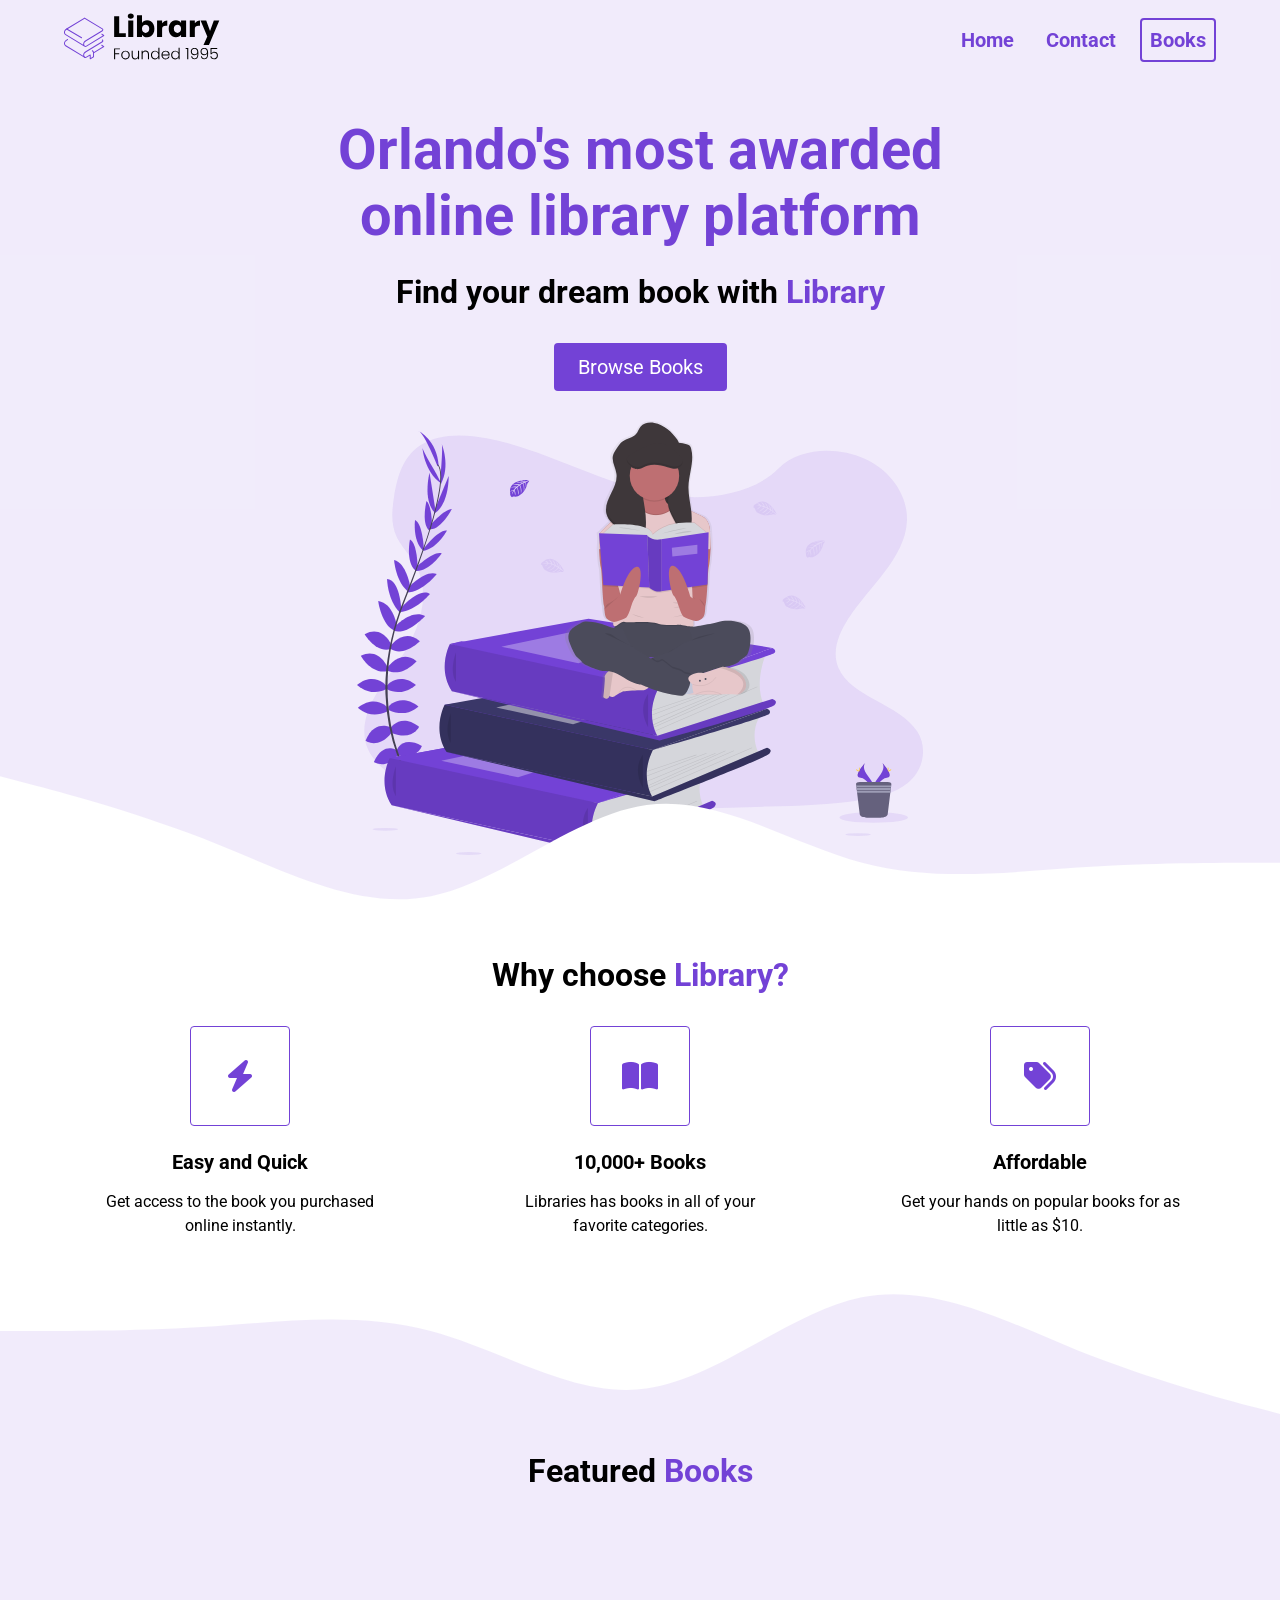
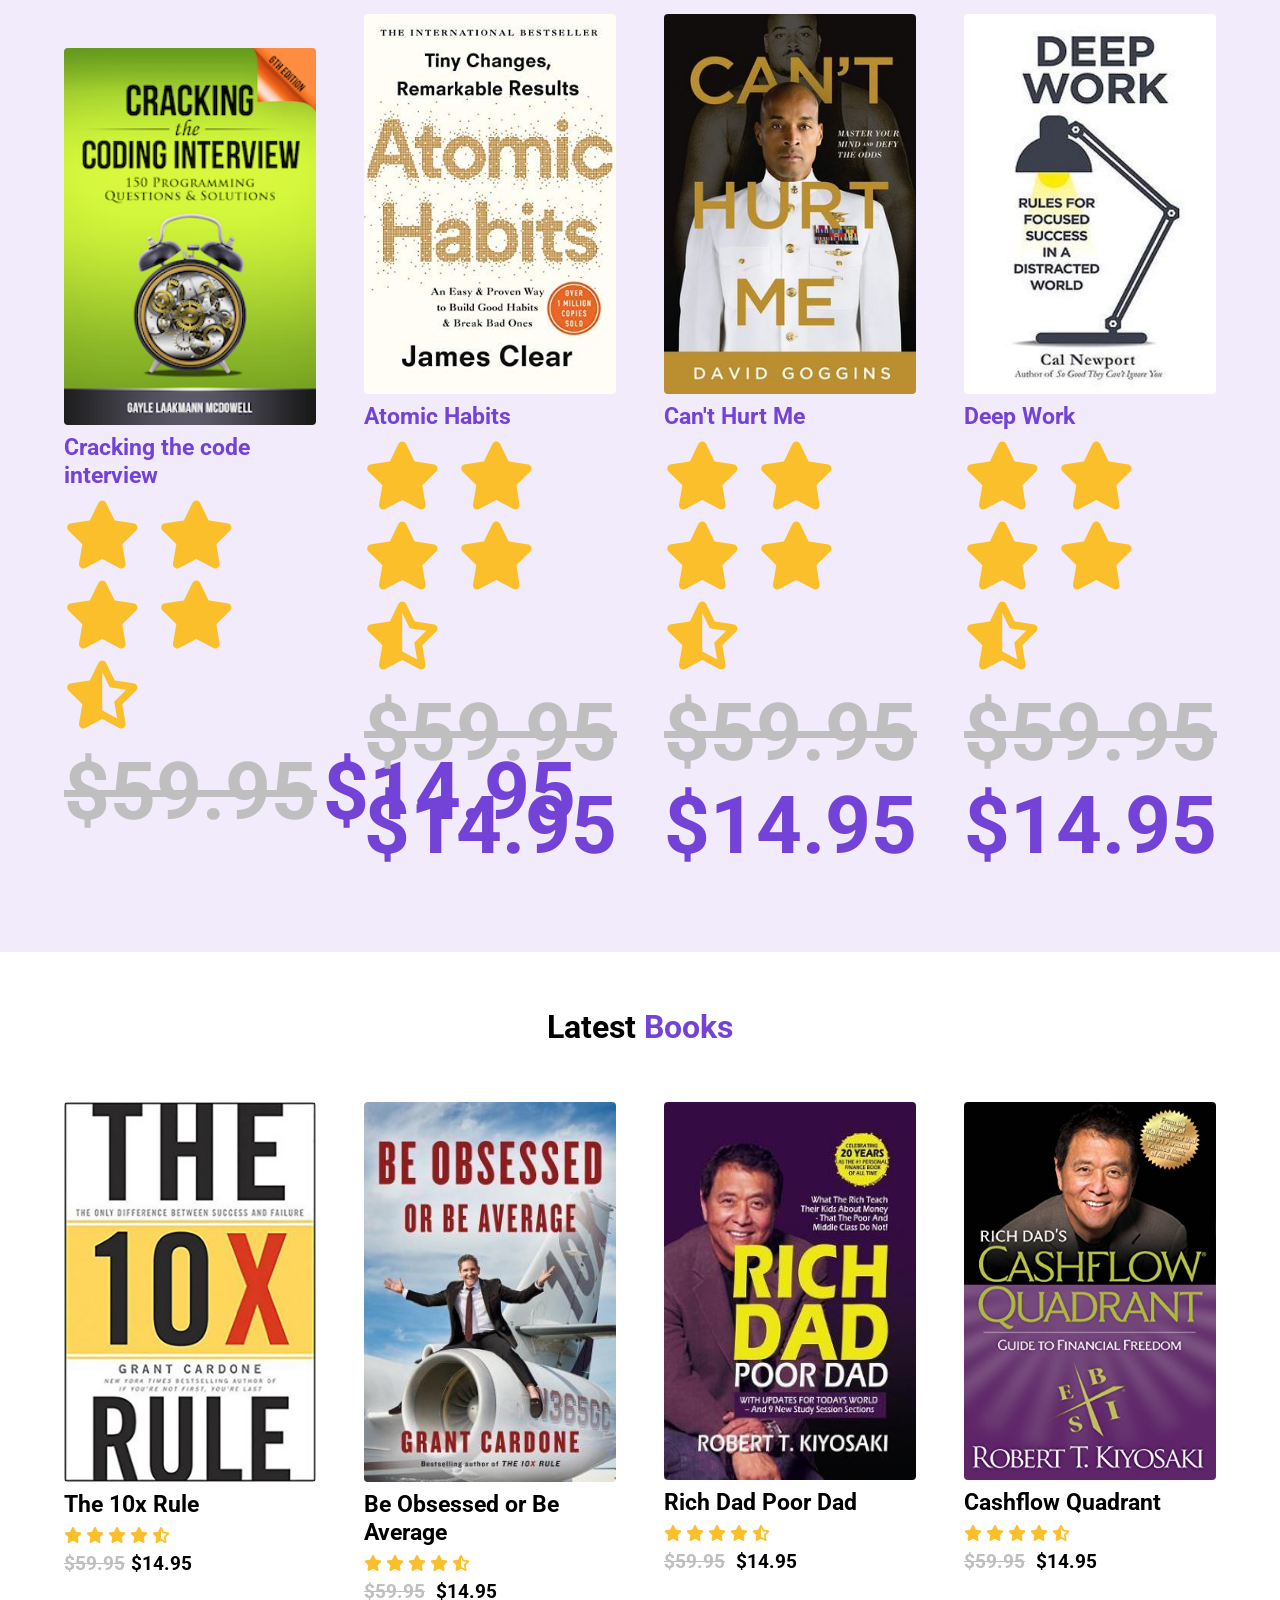
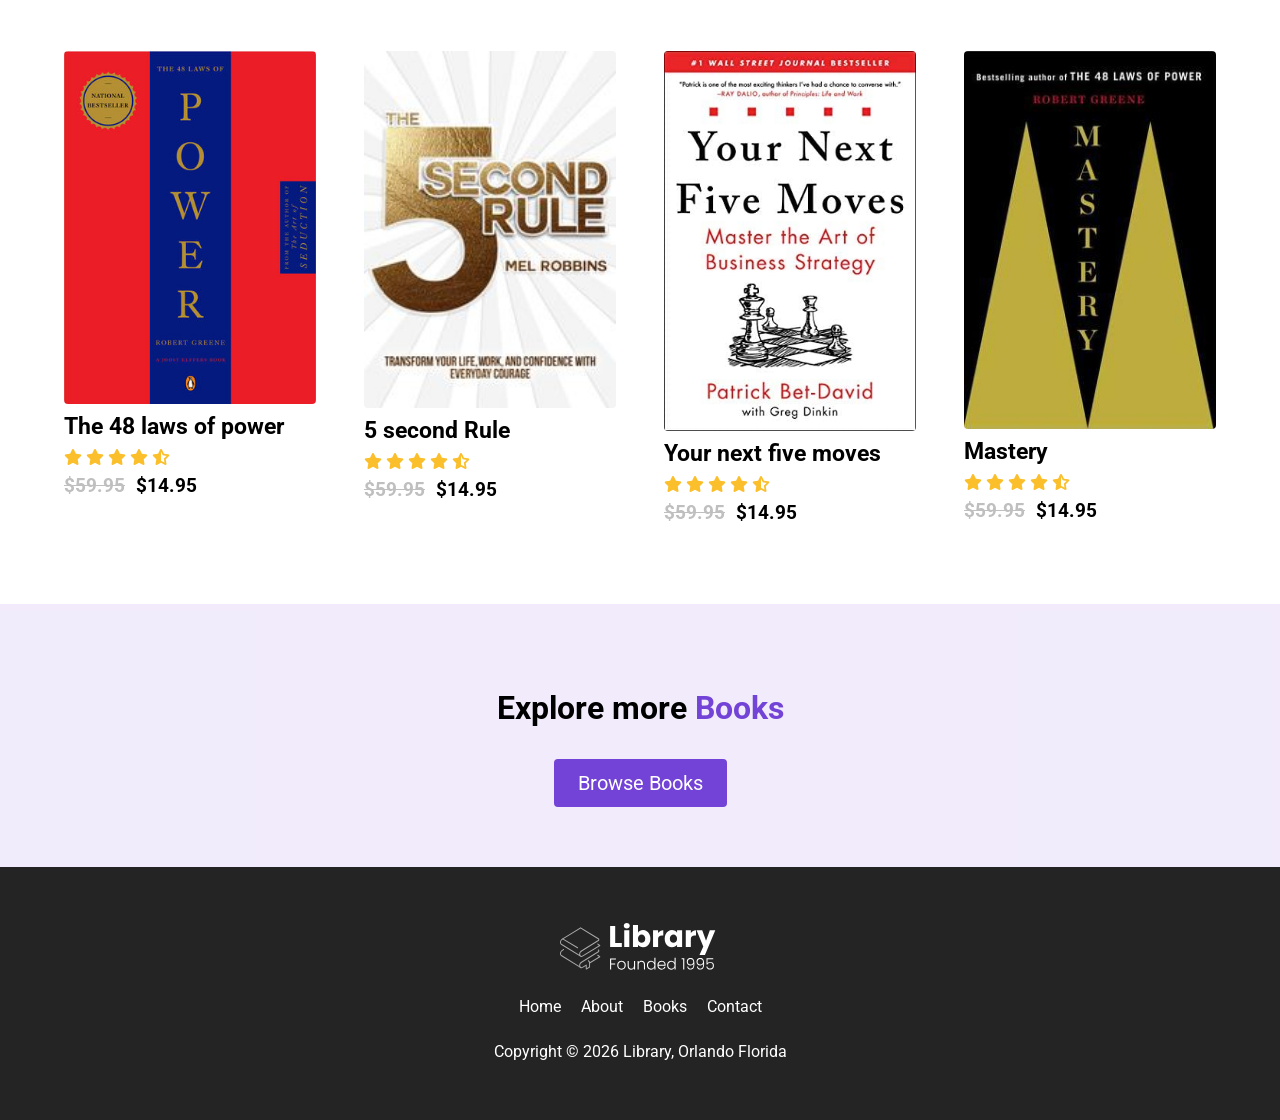
<file: E-commerce/index.html>
<!DOCTYPE html>
<html lang="en">

<head>
    <meta charset="UTF-8">
    <meta http-equiv="X-UA-Compatible" content="IE=edge">
    <meta name="viewport" content="width=device-width, initial-scale=1.0">
    <link rel="stylesheet" href="style.css">
    <link rel="icon" href="assets/purple book.ico">
    <link rel="stylesheet" href="https://cdnjs.cloudflare.com/ajax/libs/font-awesome/6.5.1/css/all.min.css"
        integrity="sha512-DTOQO9RWCH3ppGqcWaEA1BIZOC6xxalwEsw9c2QQeAIftl+Vegovlnee1c9QX4TctnWMn13TZye+giMm8e2LwA=="
        crossorigin="anonymous" referrerpolicy="no-referrer" />
    <script src="script.js"></script>
    <title>Library</title>
</head>

<body>
    <section id="landing">
        <nav>
            <div class="nav__container">
                <img class="logo" src="assets/Library.svg" alt="Logo">
                <ul class="nav__links">
                    <li><a href="#" class="nav__link">Home</a></li>
                    <li><a href="#" class="nav__link">Contact</a></li>
                    <li><a href="books.html" class="nav__link nav__link--primary">Books</a></li>
                </ul>

                <button class="btn__menu" onclick="openMenu()">
                    <i class="fas fa-bars"></i>
                </button>
                <div class="menu_backdrop">
                    <button class="btn__menu btn__menu--close" onclick="closeMenu()">
                        <i class="fas fa-times"></i>
                    </button>
                    <ul class="menu__links menu--open">
                        <li class="menu__list"><a href="#" class="menu__link" onclick="closeMenu()">Home</a></li>
                        <li class="menu__list"><a href="books.html" class="menu__link" onclick="closeMenu()">Books</a></li>
                        <li class="menu__list"><a href="#" class="menu__link" onclick="closeMenu()">Contact</a></li>
                    </ul>
                </div>
            </div>
        </nav>
        <header>
            <div class="header__container">
                <div class="header__description">
                    <h1>Orlando's most awarded online library platform</h1>
                    <h2>Find your dream book with <span class="purple">Library</span></h2>
                    <a href="#features"><button class="btn">Browse Books</button></a>
                </div>
                <figure class="header__img--wrapper">
                    <img src="assets/Undraw_Books.svg" alt="Undraw Books">
                </figure>
            </div>
        </header>
    </section>

    <main>
        <section id="highlights">
            <div class="container">
                <div class="row">
                    <h2 class="section__title">
                        Why choose <span class="purple">Library?</span>
                    </h2>
                    <div class="highlight__wrapper">
                        <div class="highlight">
                            <div class="highlight__img">
                                <i class="fas fa-bolt"></i>
                            </div>
                            <h3 class="highlight__subtitle">Easy and Quick</h3>
                            <p class="highlight__para">Get access to the book you purchased online instantly.</p>
                        </div>
                        <div class="highlight">
                            <div class="highlight__img">
                                <i class="fa-solid fa-book-open"></i>
                            </div>
                            <h3 class="highlight__subtitle">10,000+ Books</h3>
                            <p class="highlight__para">Libraries has books in all of your favorite categories.</p>
                        </div>
                        <div class="highlight">
                            <div class="highlight__img">
                                <i class="fa-solid fa-tags"></i>
                            </div>
                            <h3 class="highlight__subtitle">Affordable</h3>
                            <p class="highlight__para">Get your hands on popular books for as little as $10.
                            </p>
                        </div>
                    </div>
                </div>
            </div>
        </section>
        <section id="features">
            <div class="container">
                <div class="row">
                    <h2 class="section__title">
                        Featured <span class="purple">Books</span>
                    </h2>
                    <div class="books">
                        <div class="book">
                            <figure class="book__img--wrapper">
                                <img class="book__img" src="assets/crack the coding interview.png"
                                    alt="Cracking the coding interview book">
                            </figure>
                            <div class="book__title">
                                <h3>Cracking the code interview</h3>
                            </div>
                            <div class="book__ratings">
                                <i class="fas fa-star"></i>
                                <i class="fas fa-star"></i>
                                <i class="fas fa-star"></i>
                                <i class="fas fa-star"></i>
                                <i class="fas fa-star-half-alt"></i>
                            </div>
                            <div class="book__price">
                                <h3><span class="book__price--normal">$59.95</span>$14.95</h3>
                            </div>
                        </div>
                        <div class="book">
                            <figure class="book__img--wrapper">
                                <img class="book__img" src="assets/atomic habits.jpg" alt="Atomic Habits book">
                            </figure>
                            <div class="book__title">
                                <h3>Atomic Habits</h3>
                            </div>
                            <div class="book__ratings">
                                <i class="fas fa-star"></i>
                                <i class="fas fa-star"></i>
                                <i class="fas fa-star"></i>
                                <i class="fas fa-star"></i>
                                <i class="fas fa-star-half-alt"></i>
                            </div>
                            <div class="book__price">
                                <h3><span class="book__price--normal">$59.95</span> $14.95</h3>
                            </div>
                        </div>
                        <div class="book">
                            <figure class="book__img--wrapper">
                                <img class="book__img" src="assets/david goggins.jpeg" alt="Can't Hurt Me Book">
                            </figure>
                            <div class="book__title">
                                <h3>Can't Hurt Me</h3>
                            </div>
                            <div class="book__ratings">
                                <i class="fas fa-star"></i>
                                <i class="fas fa-star"></i>
                                <i class="fas fa-star"></i>
                                <i class="fas fa-star"></i>
                                <i class="fas fa-star-half-alt"></i>
                            </div>
                            <div class="book__price">
                                <h3> <span class="book__price--normal">$59.95</span> $14.95</h3>
                            </div>
                        </div>
                        <div class="book">
                            <figure class="book__img--wrapper">
                                <img class="book__img" src="assets/deep work.jpeg" alt="Deep work book">
                            </figure>
                            <div class="book__title">
                                <h3>Deep Work</h3>
                            </div>
                            <div class="book__ratings">
                                <i class="fas fa-star"></i>
                                <i class="fas fa-star"></i>
                                <i class="fas fa-star"></i>
                                <i class="fas fa-star"></i>
                                <i class="fas fa-star-half-alt"></i>
                            </div>
                            <div class="book__price">
                                <h3> <span class="book__price--normal">$59.95</span> $14.95</h3>
                            </div>
                        </div>
                    </div>
                </div>
        </section>
        <section id="recent">
            <div class="container">
                <div class="row">
                    <h2 class="section__title">
                        Latest <span class="purple">Books</span>
                    </h2>
                    <div class="books">
                        <div class="book">
                            <figure class="book__img--wrapper">
                                <img class="book__img" src="assets/book-1.jpeg" alt="The 10x Rule Book">
                            </figure>
                            <div class="book__title">
                                <h3>The 10x Rule</h3>
                            </div>
                            <div class="book__ratings">
                                <i class="fas fa-star"></i>
                                <i class="fas fa-star"></i>
                                <i class="fas fa-star"></i>
                                <i class="fas fa-star"></i>
                                <i class="fas fa-star-half-alt"></i>
                            </div>
                            <div class="book__price">
                                <h3><span class="book__price--normal">$59.95</span>$14.95</h3>
                            </div>
                        </div>
                        <div class="book">
                            <figure class="book__img--wrapper">
                                <img class="book__img" src="assets/book-2.jpeg" alt="Be Obsessed or be Average book">
                            </figure>
                            <div class="book__title">
                                <h3>Be Obsessed or Be Average</h3>
                            </div>
                            <div class="book__ratings">
                                <i class="fas fa-star"></i>
                                <i class="fas fa-star"></i>
                                <i class="fas fa-star"></i>
                                <i class="fas fa-star"></i>
                                <i class="fas fa-star-half-alt"></i>
                            </div>
                            <div class="book__price">
                                <h3><span class="book__price--normal">$59.95</span> $14.95</h3>
                            </div>
                        </div>
                        <div class="book">
                            <figure class="book__img--wrapper">
                                <img class="book__img" src="assets/book-3.jpeg" alt="Rich dad Poor dad book">
                            </figure>
                            <div class="book__title">
                                <h3>Rich Dad Poor Dad</h3>
                            </div>
                            <div class="book__ratings">
                                <i class="fas fa-star"></i>
                                <i class="fas fa-star"></i>
                                <i class="fas fa-star"></i>
                                <i class="fas fa-star"></i>
                                <i class="fas fa-star-half-alt"></i>
                            </div>
                            <div class="book__price">
                                <h3> <span class="book__price--normal">$59.95</span> $14.95</h3>
                            </div>
                        </div>
                        <div class="book">
                            <figure class="book__img--wrapper">
                                <img class="book__img" src="assets/book-4.jpeg" alt="Cashflow Quadrant book">
                            </figure>
                            <div class="book__title">
                                <h3>Cashflow Quadrant</h3>
                            </div>
                            <div class="book__ratings">
                                <i class="fas fa-star"></i>
                                <i class="fas fa-star"></i>
                                <i class="fas fa-star"></i>
                                <i class="fas fa-star"></i>
                                <i class="fas fa-star-half-alt"></i>
                            </div>
                            <div class="book__price">
                                <h3> <span class="book__price--normal">$59.95</span> $14.95</h3>
                            </div>
                        </div>
                        <div class="book">
                            <figure class="book__img--wrapper">
                                <img class="book__img" src="assets/book-5.jpeg" alt="The 48 laws of power book">
                            </figure>
                            <div class="book__title">
                                <h3>The 48 laws of power</h3>
                            </div>
                            <div class="book__ratings">
                                <i class="fas fa-star"></i>
                                <i class="fas fa-star"></i>
                                <i class="fas fa-star"></i>
                                <i class="fas fa-star"></i>
                                <i class="fas fa-star-half-alt"></i>
                            </div>
                            <div class="book__price">
                                <h3> <span class="book__price--normal">$59.95</span> $14.95</h3>
                            </div>
                        </div>
                        <div class="book">
                            <figure class="book__img--wrapper">
                                <img class="book__img" src="assets/book-6.jpeg" alt="5 second rule book">
                            </figure>
                            <div class="book__title">
                                <h3>5 second Rule</h3>
                            </div>
                            <div class="book__ratings">
                                <i class="fas fa-star"></i>
                                <i class="fas fa-star"></i>
                                <i class="fas fa-star"></i>
                                <i class="fas fa-star"></i>
                                <i class="fas fa-star-half-alt"></i>
                            </div>
                            <div class="book__price">
                                <h3> <span class="book__price--normal">$59.95</span> $14.95</h3>
                            </div>
                        </div>
                        <div class="book">
                            <figure class="book__img--wrapper">
                                <img class="book__img" src="assets/book-7.jpg" alt="Your next five moves book">
                            </figure>
                            <div class="book__title">
                                <h3>Your next five moves</h3>
                            </div>
                            <div class="book__ratings">
                                <i class="fas fa-star"></i>
                                <i class="fas fa-star"></i>
                                <i class="fas fa-star"></i>
                                <i class="fas fa-star"></i>
                                <i class="fas fa-star-half-alt"></i>
                            </div>
                            <div class="book__price">
                                <h3> <span class="book__price--normal">$59.95</span> $14.95</h3>
                            </div>
                        </div>
                        <div class="book">
                            <figure class="book__img--wrapper">
                                <img class="book__img" src="assets/book-8.jpeg" alt="Mastery book">
                            </figure>
                            <div class="book__title">
                                <h3>Mastery</h3>
                            </div>
                            <div class="book__ratings">
                                <i class="fas fa-star"></i>
                                <i class="fas fa-star"></i>
                                <i class="fas fa-star"></i>
                                <i class="fas fa-star"></i>
                                <i class="fas fa-star-half-alt"></i>
                            </div>
                            <div class="book__price">
                                <h3> <span class="book__price--normal">$59.95</span> $14.95</h3>
                            </div>
                        </div>
                    </div>
                </div>
        </section>

        <section class="explore">
            <div class="explore__container">
                <h2 class="explore__title">Explore more <span class="purple">Books</span></h2>
                <a href="#features">
                    <button class="explore__btn">Browse Books</button>
                </a>
            </div>
        </section>
    </main>
    <footer>
        <div class="container">
            <div class="row row__column">
                <a href="#">
                    <figure class="footer__logo">
                        <img src="./assets/Library.svg" class="footer__logo--img" alt="Footer Logo">
                    </figure>
                </a>
                <div class="footer__list">
                    <a href="" class="footer__link">Home</a>
                    <a href="" class="footer__link no--cursor">About</a>
                    <a href="" class="footer__link">Books</a>
                    <a href="" class="footer__link no--cursor">Contact</a>
                </div>
                <div class="footer__copyright">
                    <p>Copyright &copy; 2026 Library, Orlando Florida</p>
                </div>
            </div>
        </div>
    </footer>
</body>

</html>
</file>
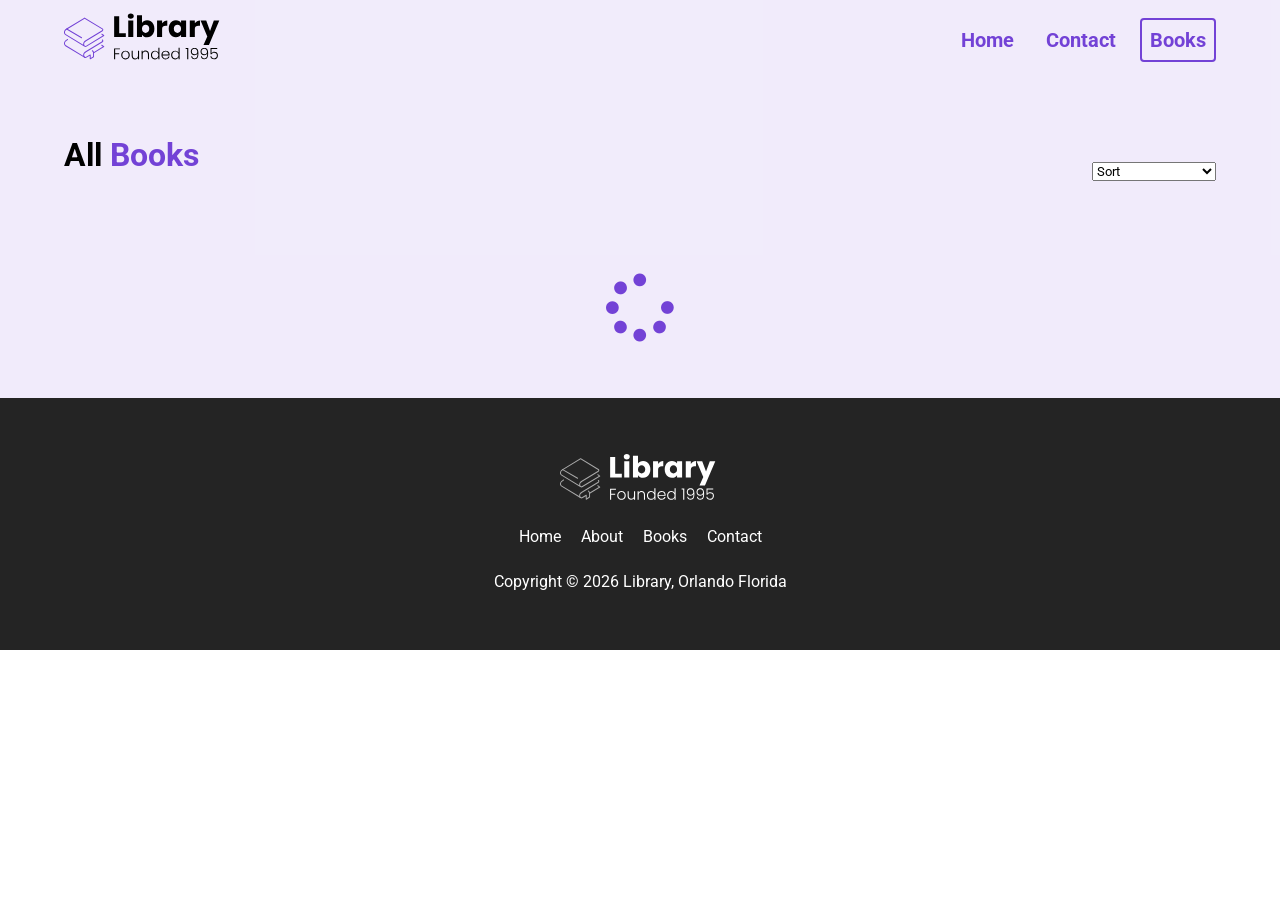
<file: E-commerce/books.html>
<!DOCTYPE html>
<html lang="en">

<head>
    <meta charset="UTF-8">
    <meta http-equiv="X-UA-Compatible" content="IE=edge">
    <meta name="viewport" content="width=device-width, initial-scale=1.0">
    <link rel="stylesheet" href="style.css">
    <link rel="icon" href="assets/purple book.ico">
    <link rel="stylesheet" href="https://cdnjs.cloudflare.com/ajax/libs/font-awesome/6.5.1/css/all.min.css"
        integrity="sha512-DTOQO9RWCH3ppGqcWaEA1BIZOC6xxalwEsw9c2QQeAIftl+Vegovlnee1c9QX4TctnWMn13TZye+giMm8e2LwA=="
        crossorigin="anonymous" referrerpolicy="no-referrer" />
    <script src="script.js"></script>
    <title>Library | Books</title>
</head>

<body>
    <section id="landing">
        <nav>
            <div class="nav__container">
                <img class="logo" src="assets/Library.svg" alt="Logo">
                <ul class="nav__links">
                    <li><a href="index.html" class="nav__link">Home</a></li>
                    <li><a href="#" class="nav__link">Contact</a></li>
                    <li><a href="#" class="nav__link nav__link--primary">Books</a></li>
                </ul>

                <button class="btn__menu" onclick="openMenu()">
                    <i class="fas fa-bars"></i>
                </button>
                <div class="menu_backdrop">
                    <button class="btn__menu btn__menu--close" onclick="closeMenu()">
                        <i class="fas fa-times"></i>
                    </button>
                    <ul class="menu__links menu--open">
                        <li class="menu__list"><a href="index.html" class="menu__link" onclick="closeMenu()">Home</a></li>
                        <li class="menu__list"><a href="#" class="menu__link" onclick="closeMenu()">Books</a></li>
                        <li class="menu__list"><a href="#" class="menu__link" onclick="closeMenu()">Contact</a></li>
                    </ul>
                </div>
            </div>
        </nav>
        <main id="books__main">
            <section>
                <div class="container">
                    <div class="row">
                        <div class="books__header">
                            <h2 class="section__title books__header--title">
                                All <span class="purple">Books</span>
                            </h2>
                            <select id="filter" onchange="filterBooks(event)">
                                <option value="" disabled selected>Sort</option>
                                <option value="LOW_TO_HIGH">Price, Low to High</option>
                                <option value="HIGH_TO_LOW">Price, High to Low</option>
                                <option value="RATING">Rating</option>
                            </select>
                        </div>
                       <div class="books books__loading">
                        <i class="fas fa-spinner books__loading--spinner"></i>
                       </div>
                    </div>
            </section>
        </main>
        <footer>
            <div class="container">
                <div class="row row__column">
                    <a href="#">
                        <figure class="footer__logo">
                            <img src="./assets/Library.svg" class="footer__logo--img" alt="Footer Logo">
                        </figure>
                    </a>
                    <div class="footer__list">
                        <a href="" class="footer__link">Home</a>
                        <a href="" class="footer__link no--cursor">About</a>
                        <a href="" class="footer__link">Books</a>
                        <a href="" class="footer__link no--cursor">Contact</a>
                    </div>
                    <div class="footer__copyright">
                        <p>Copyright &copy; 2026 Library, Orlando Florida</p>
                    </div>
                </div>
            </div>
        </footer>
</body>

</html>
</file>
<file: E-commerce/style.css>
@import url('https://fonts.googleapis.com/css2?family=Roboto:ital,wght@0,100..900;1,100..900&display=swap');

* {
    padding: 0;
    margin: 0;
    box-sizing: border-box;
    font-family: 'Roboto', sans-serif;
}

html {
    scroll-behavior: smooth;
}

body {
    max-width: 100vw;
    overflow-x: hidden;


}

nav {
    display: flex;
    height: 80px;
}

a {
    text-decoration: none;
}

a:hover {
    text-decoration: underline;
}

.nav__container {
    display: flex;
    max-width: 1200px;
    width: 100%;
    justify-content: space-between;
    align-items: center;
    margin: 0 auto;
    padding: 0 24px;
}

ul {
    display: flex;
}

li {
    list-style-type: none;
}

.logo {
    width: 160px;
}

.nav__link {
    margin-left: 16px;
    text-decoration: none;
    font-size: 20px;
    color: #7342d6;
    font-weight: bold;
    padding: 8px;
}

.nav__link--primary {
    border: 2px solid #7342d6;
    border-radius: 4px;
}

.nav__link:hover {
    text-decoration: underline;
}

.nav__link--primary:hover {
    text-decoration: none;
}

.btn__menu {
    background-color: transparent;
    font-size: 40px;
    text-align: center;
    border: none;
    color: #7342d6
}

.btn__menu--close {
    background-color: transparent;
    font-size: 40px;
    text-align: center;
    border: none;
    color: #7342d6;
    position: absolute;
    right: 20px;
    top: 10px;
    padding: 8px;
    color: white;
}

.menu_backdrop {
    position: absolute;
    background-color: #242424;
    top: 0;
    left: 0;
    right: 0;
    bottom: 0;
    width: 100vw;
    height: 100vh;
    z-index: 100;
    align-items: center;
    display: flex;
    justify-content: center;
    visibility: hidden;
    transition: all 300ms ease;
    opacity: 0;
}

.menu--open .menu_backdrop {
    visibility: visible;
    opacity: 1;
}

.menu--open {
    max-height: 100vh;
    overflow-y: hidden;
}

.menu__links {
    display: flex;
    flex-direction: column;
    align-items: center;
}

.menu__link {
    color: white;
    font-size: 32px;
}

.menu__list {
    padding: 32px 0;
}

.btn__menu {
    display: none;
}

img {
    width: 100%;
    height: 100%;
    max-height: 50vh;
}



/* Landing */

#landing {
    background-color: rgba(115, 66, 214, 0.1);
}

header {
    height: calc(100vh - 80px);
}

.purple {
    color: #7342d6;
}

.header__container {
    width: 100%;
    max-width: 720px;
    margin: 0 auto;
    height: 100%;
    display: flex;
    flex-direction: column;
    justify-content: space-around;
    padding-top: 32px;

}

.header__description {
    display: flex;
    justify-content: center;
    align-items: center;
    flex-direction: column;
}

img {
    width: 100%;
}

h1 {
    font-size: 56px;
    color: #7342d6;
    margin-bottom: 24px;
    text-align: center;
}

h2 {
    text-align: center;
    font-size: 32px;
    margin-bottom: 32px;
}

button {
    cursor: pointer;
}

button:active {
    transform: translateY(1px);
}

.btn {
    background-color: #7342d6;
    color: white;
    padding: 12px 24px;
    font-size: 20px;
    border: none;
    border-radius: 4px;
    max-width: 200px;
}

.header__img--wrapper {
    padding: 20px;
}

.container {
    padding: 56px 0;
}

.row {
    width: 100%;
    max-width: 1200px;
    margin: 0 auto;
}

p {
    line-height: 1.5;
}

/* Loading */

.books__loading{
    display: flex;
    align-items: center;
    justify-content: center;
    padding-top: 68px;
    font-size: 68px;
    color:#7342d6;
}

.fa-spinner{
    animation:rotate 600ms infinite linear;
}

.books__loading--spinner{
    display: none !important;
}

.books__loading .books__loading--spinner{
    display: block !important;
}

@keyframes rotate{
    0% {
        transform:rotate(0);
    }

    100%{
        transform:rotate(360deg);
    }
}

/* Highlights */


.highlight__wrapper {
    display: flex;
    flex-wrap: wrap;

}

.highlight {
    padding: 0 24px;
    width: calc(100% / 3);
    display: flex;
    flex-wrap: wrap;
    align-items: center;
    flex-direction: column;
    justify-content: center;
}

.highlight__para {
    text-align: center;
    max-width: 280px;
}

.highlight__img {
    border: 1px solid #7342d6;
    width: 100px;
    height: 100px;
    display: flex;
    justify-content: center;
    align-items: center;
    border-radius: 4px;
    font-size: 32px;
    margin-bottom: 24px;
    color: #7342d6;
}

.highlight__subtitle {
    font-size: 20px;
    margin-bottom: 16px;
    text-align: center;
}

#highlights {
    position: relative;
    max-width: 100vw;
    height: 100%;


}

#highlights:before {
    background: url('assets/wave.svg');
    content: "";
    position: absolute;
    width: 101vw;
    height: 12vw;
    top: 1px;
    left: 0;
    z-index: 1;
    background-size: cover;
    background-repeat: no-repeat;
    transform: translateY(-100%);
}

#highlights:after {
    background: url('assets/wave.svg');
    content: "";
    position: absolute;
    width: 101vw;
    height: 12vw;
    bottom: 1px;
    left: 0;
    z-index: 1;
    background-size: cover;
    background-repeat: no-repeat;
    transform: translateY(100%) rotate(180deg);
}

/* Features */

#features {
    padding-top: 8vw;
    background-color: rgba(115, 66, 214, 0.1);
}

.books {
    display: flex;
    flex-wrap: wrap;
}

.book {
    width: 25%;
    padding: 24px;
}

.books__header {
    display: flex;
    justify-content: space-between;
    align-items: center;
    padding: 0 24px;
}

.book__img {
    max-height: 380px;
    transition: all 300ms ease;
    cursor: no-drop;
}

.book__title {
    font-size: 20px;
    margin-bottom: 8px;
}

.book__title:hover {
    text-decoration: underline;
    cursor: no-drop;
}

.book__img--wrapper {
    margin-bottom: 8px;
    border-radius: 4px;
    overflow: hidden;
    display: flex;
}

.book:hover .book__img {
    transform: scale(1.03);
}

.book__ratings {
    margin-bottom: 8px;
    color: #fabf2a;
}

.book__price--normal {
    text-decoration: line-through;
    padding-right: 6px;
    color: #bfbfbf;
}


/* Explore */

.explore__container {
    display: flex;
    flex-direction: column;
    justify-content: center;
    align-items: center;
}

.explore {
    background-color: rgba(115, 66, 214, 0.1);
}

.explore__title {
    margin-top: 85px;
}

.explore__btn {
    background-color: #7342d6;
    color: white;
    padding: 12px 24px;
    font-size: 20px;
    border: none;
    border-radius: 4px;
    max-width: 200px;
    margin-bottom: 60px;
}

/* Footer */

footer {
    background-color: #242424;
}

.footer__logo--img {
    width: 160px;
    filter: grayscale(1) invert(1);
}

.no--cursor {
    cursor: not-allowed;
}

.footer__link,
.footer__copyright {
    color: #fff;
}

.row__column {
    display: flex;
    flex-direction: column;
    justify-content: center;
    align-items: center;
}

.footer__list {
    margin: 20px 0 24px 0;

}

.footer__link {
    padding: 0 8px;
}

.footer__logo {
    display: flex;
}


/* Media Queries */

@media (max-width:768px) {
    .header__description {
        padding: 0 24px;
    }

    h1 {
        font-size: 40px;
    }

    h2 {
        font-size: 26px;
    }

    button {
        font-size: 18px;
    }

    .book {
        width: 50%;
    }
}

@media (max-width:550px) {
    .nav__links {
        display: none;
    }

    .btn__menu {
        display: block;
    }

    .highlight {
        width: 100%;
    }

    .highlight:not(:last-child) {
        margin-bottom: 24px;
    }

}
</file>
